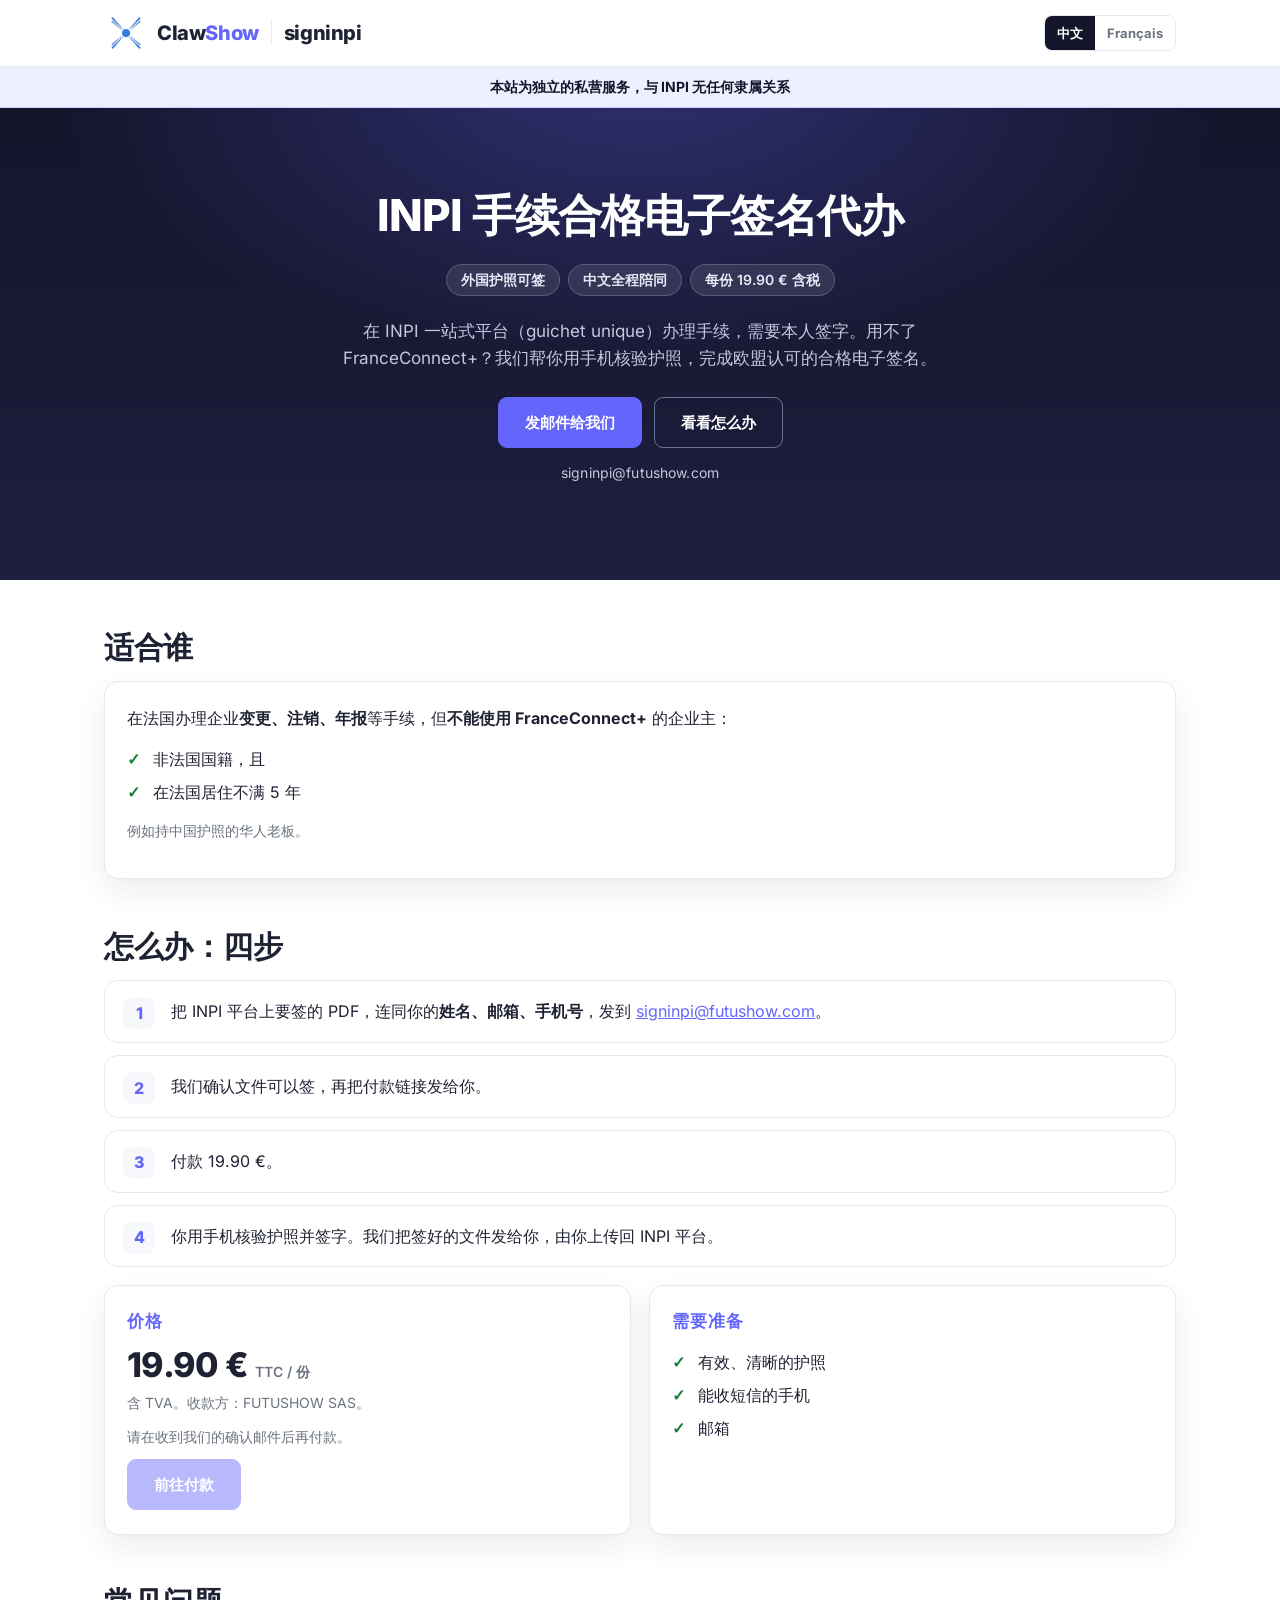
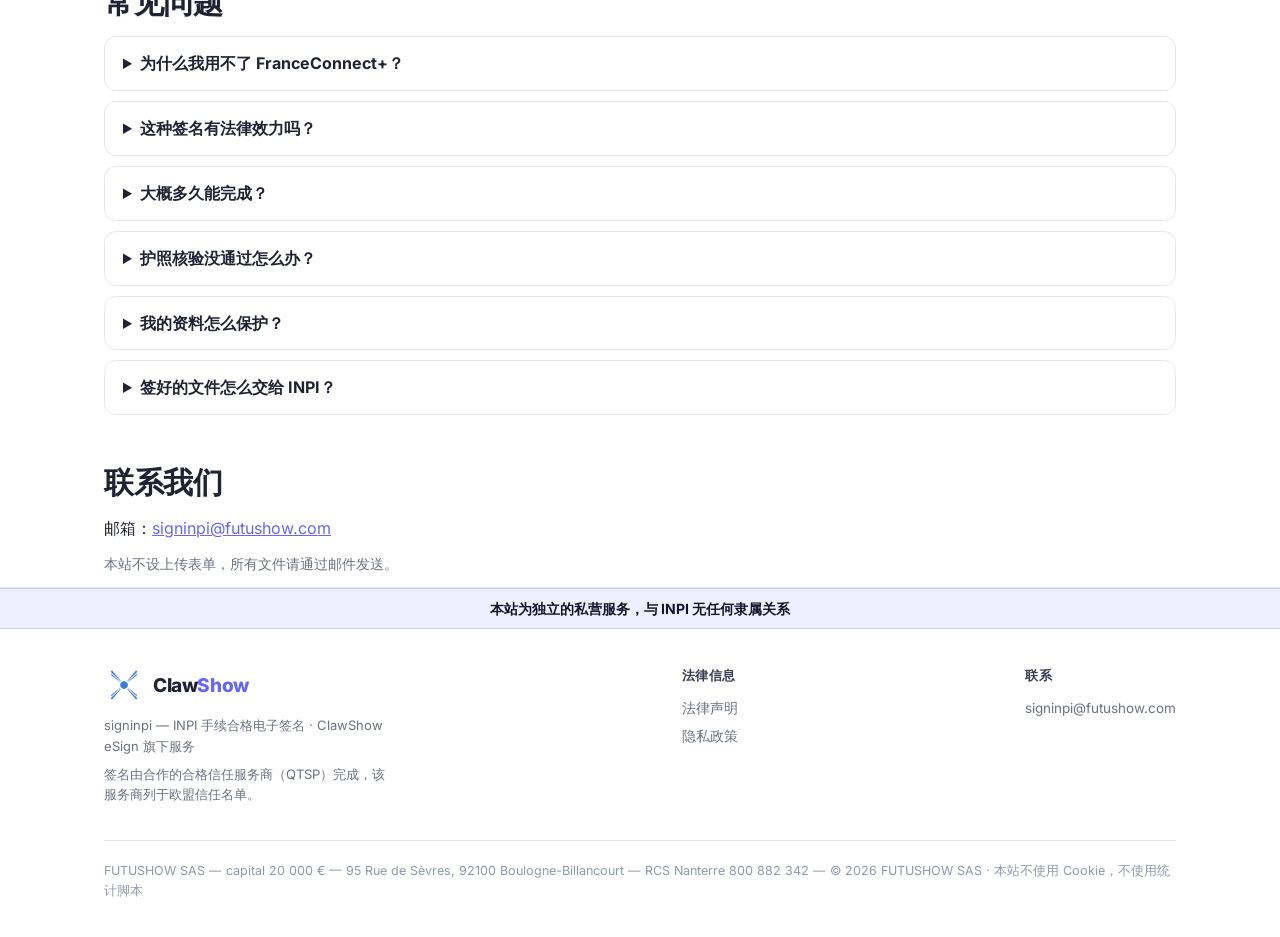
<file: index.html>
<!doctype html>
<html lang="zh-Hans">
<head>
<meta charset="utf-8">
<meta name="viewport" content="width=device-width, initial-scale=1">
<meta name="robots" content="noindex">
<title>signinpi · INPI 手续电子签名代办 | FUTUSHOW</title>
<meta name="description" content="持外国护照也能完成 INPI 一站式平台手续所需的合格电子签名，全程中文服务。独立私营服务，与 INPI 无任何隶属关系。">
<link rel="alternate" hreflang="fr" href="fr/">
<link rel="stylesheet" href="assets/style.css?v=20261106-4">
<link rel="apple-touch-icon" sizes="180x180" href="assets/icons/apple-touch-icon.png?v=20261106-4">
<link rel="icon" type="image/png" sizes="32x32" href="assets/icons/favicon-32x32.png?v=20261106-4">
<link rel="icon" type="image/png" sizes="16x16" href="assets/icons/favicon-16x16.png?v=20261106-4">
<link rel="shortcut icon" href="assets/icons/favicon.ico?v=20261106-4">
</head>
<body>
<header class="site-header">
  <div class="wrap">
    <div class="hbrand"><a class="cs-logo" href="https://clawshow.ai/fr" aria-label="ClawShow"><img src="assets/clawshow-logo.png?v=20261106-4" alt="" width="44" height="44">Claw<b>Show</b></a><span class="hsep" aria-hidden="true"></span><a class="brand" href="./"><span class="brand-name">signinpi</span></a></div>
    <span class="langsw"><span class="on" aria-current="page">中文</span><a class="lang-switch" href="fr/" hreflang="fr" lang="fr">Français</a></span>
  </div>
</header>
<div class="notice">本站为独立的私营服务，与 INPI 无任何隶属关系</div>

<section class="hero"><div class="wrap">
    <h1>INPI 手续合格电子签名代办</h1>
    <ul class="hero-tags"><li>外国护照可签</li><li>中文全程陪同</li><li>每份 19.90 € 含税</li></ul>
    <p class="lead">在 INPI 一站式平台（guichet unique）办理手续，需要本人签字。用不了 FranceConnect+？我们帮你用手机核验护照，完成欧盟认可的合格电子签名。</p>
    <div class="cta-row">
      <a class="btn" href="mailto:signinpi@futushow.com?subject=INPI%20%E7%AD%BE%E5%90%8D%E7%94%B3%E8%AF%B7" data-contact aria-expanded="false" aria-controls="contact-panel">发邮件给我们</a>
      <a class="btn ghost" href="#steps">看看怎么办</a>
    </div>
    <p class="hero-mail">signinpi@futushow.com</p>
    <div class="contact-panel" id="contact-panel" hidden>
      <p class="cp-mail" data-mail>signinpi@futushow.com</p>
      <button type="button" class="btn cp-copy" data-copy data-done="已复制 ✓" data-fallback="请按 Ctrl+C 复制">复制</button>
      <p class="cp-status" data-status aria-live="polite"></p>
      <p class="cp-hint">请附上 INPI 平台上要签的 PDF，以及姓名、邮箱、手机号</p>
    </div>
  </div></section>

<main class="wrap">
  <h2>适合谁</h2>
  <div class="card">
    <p>在法国办理企业<strong>变更、注销、年报</strong>等手续，但<strong>不能使用 FranceConnect+</strong> 的企业主：</p>
    <ul class="checklist">
      <li>非法国国籍，且</li>
      <li>在法国居住不满 5 年</li>
    </ul>
    <p class="muted">例如持中国护照的华人老板。</p>
  </div>

  <h2 id="steps">怎么办：四步</h2>
  <ol class="steps">
    <li>把 INPI 平台上要签的 PDF，连同你的<strong>姓名、邮箱、手机号</strong>，发到 <a href="mailto:signinpi@futushow.com">signinpi@futushow.com</a>。</li>
    <li>我们确认文件可以签，再把付款链接发给你。</li>
    <li>付款 19.90 €。</li>
    <li>你用手机核验护照并签字。我们把签好的文件发给你，由你上传回 INPI 平台。</li>
  </ol>

  <div class="grid two">
    <section class="card">
      <h2 style="margin-top:0">价格</h2>
      <p class="price">19.90 € <small>TTC / 份</small></p>
      <p class="muted">含 TVA。收款方：FUTUSHOW SAS。</p>
      <p class="muted">请在收到我们的确认邮件后再付款。</p>
      <a class="btn" data-pay href="#">前往付款</a>
    </section>
    <section class="card">
      <h2 style="margin-top:0">需要准备</h2>
      <ul class="checklist">
        <li>有效、清晰的护照</li>
        <li>能收短信的手机</li>
        <li>邮箱</li>
      </ul>
    </section>
  </div>

  <h2>常见问题</h2>
  <details>
    <summary>为什么我用不了 FranceConnect+？</summary>
    <p>FranceConnect+ 依赖法国的数字身份服务，开通条件与法国身份证件或在法居留年限挂钩。非法国国籍、且在法居住不满 5 年的人，通常无法开通，也就无法在 INPI 平台上直接签字。</p>
    <p>INPI 一站式平台要求基于合格证书的电子签名，合格签名（QES）符合这一要求。</p>
  </details>
  <details>
    <summary>这种签名有法律效力吗？</summary>
    <p>有。签名由欧盟 eIDAS 认证的合格签名服务商完成，属于欧盟 eIDAS 条例（第 910/2014 号）定义的「合格电子签名」，其法律效力等同于手写签名，在欧盟各成员国均获承认。</p>
  </details>
  <details>
    <summary>大概多久能完成？</summary>
    <p>通常在付款后 1 个工作日内发出签名邀请；你完成核验并签字后，当天即可收到签好的文件。</p>
  </details>
  <details>
    <summary>护照核验没通过怎么办？</summary>
    <p>常见原因是照片反光、模糊或护照已过期。我们会用中文告诉你问题出在哪，帮你重新核验。护照核验未通过、无法完成签名的，全额退款。</p>
  </details>
  <details>
    <summary>我的资料怎么保护？</summary>
    <p>你的文件和联系方式只用于这一次签名服务。护照核验数据由签名服务商直接处理。保存期限和你的权利详见<a href="confidentialite.html">隐私政策</a>。</p>
  </details>
  <details>
    <summary>签好的文件怎么交给 INPI？</summary>
    <p>我们把签好的 PDF 用邮件发给你，由你本人上传回 INPI 一站式平台。我们不代你登录或操作 INPI 账户。</p>
  </details>

  <h2>联系我们</h2>
  <p>邮箱：<a href="mailto:signinpi@futushow.com">signinpi@futushow.com</a></p>
  <p class="muted">本站不设上传表单，所有文件请通过邮件发送。</p>
</main>

<footer class="site-footer">
  <div class="notice">本站为独立的私营服务，与 INPI 无任何隶属关系</div>
  <div class="wrap foot">
    <div class="foot-brand">
      <a class="cs-logo" href="https://clawshow.ai/fr" aria-label="ClawShow"><img src="assets/clawshow-logo.png?v=20261106-4" alt="" width="40" height="40">Claw<b>Show</b></a>
      <p class="foot-desc">signinpi — INPI 手续合格电子签名 · ClawShow eSign 旗下服务</p>
      <p class="foot-qtsp">签名由合作的合格信任服务商（QTSP）完成，该服务商列于欧盟信任名单。</p>
    </div>
    <nav aria-label="法律信息">
      <h5>法律信息</h5>
      <a href="mentions-legales.html">法律声明</a>
      <a href="confidentialite.html">隐私政策</a>
    </nav>
    <div class="foot-col">
      <h5>联系</h5>
      <a href="mailto:signinpi@futushow.com">signinpi@futushow.com</a>
    </div>
    <p class="legal-note">FUTUSHOW SAS — capital 20 000 € — 95 Rue de Sèvres, 92100 Boulogne-Billancourt — RCS Nanterre 800 882 342 — © 2026 FUTUSHOW SAS · 本站不使用 Cookie，不使用统计脚本</p>
  </div>
</footer>
<script src="assets/site.js?v=20261106-4"></script>
</body>
</html>
</file>
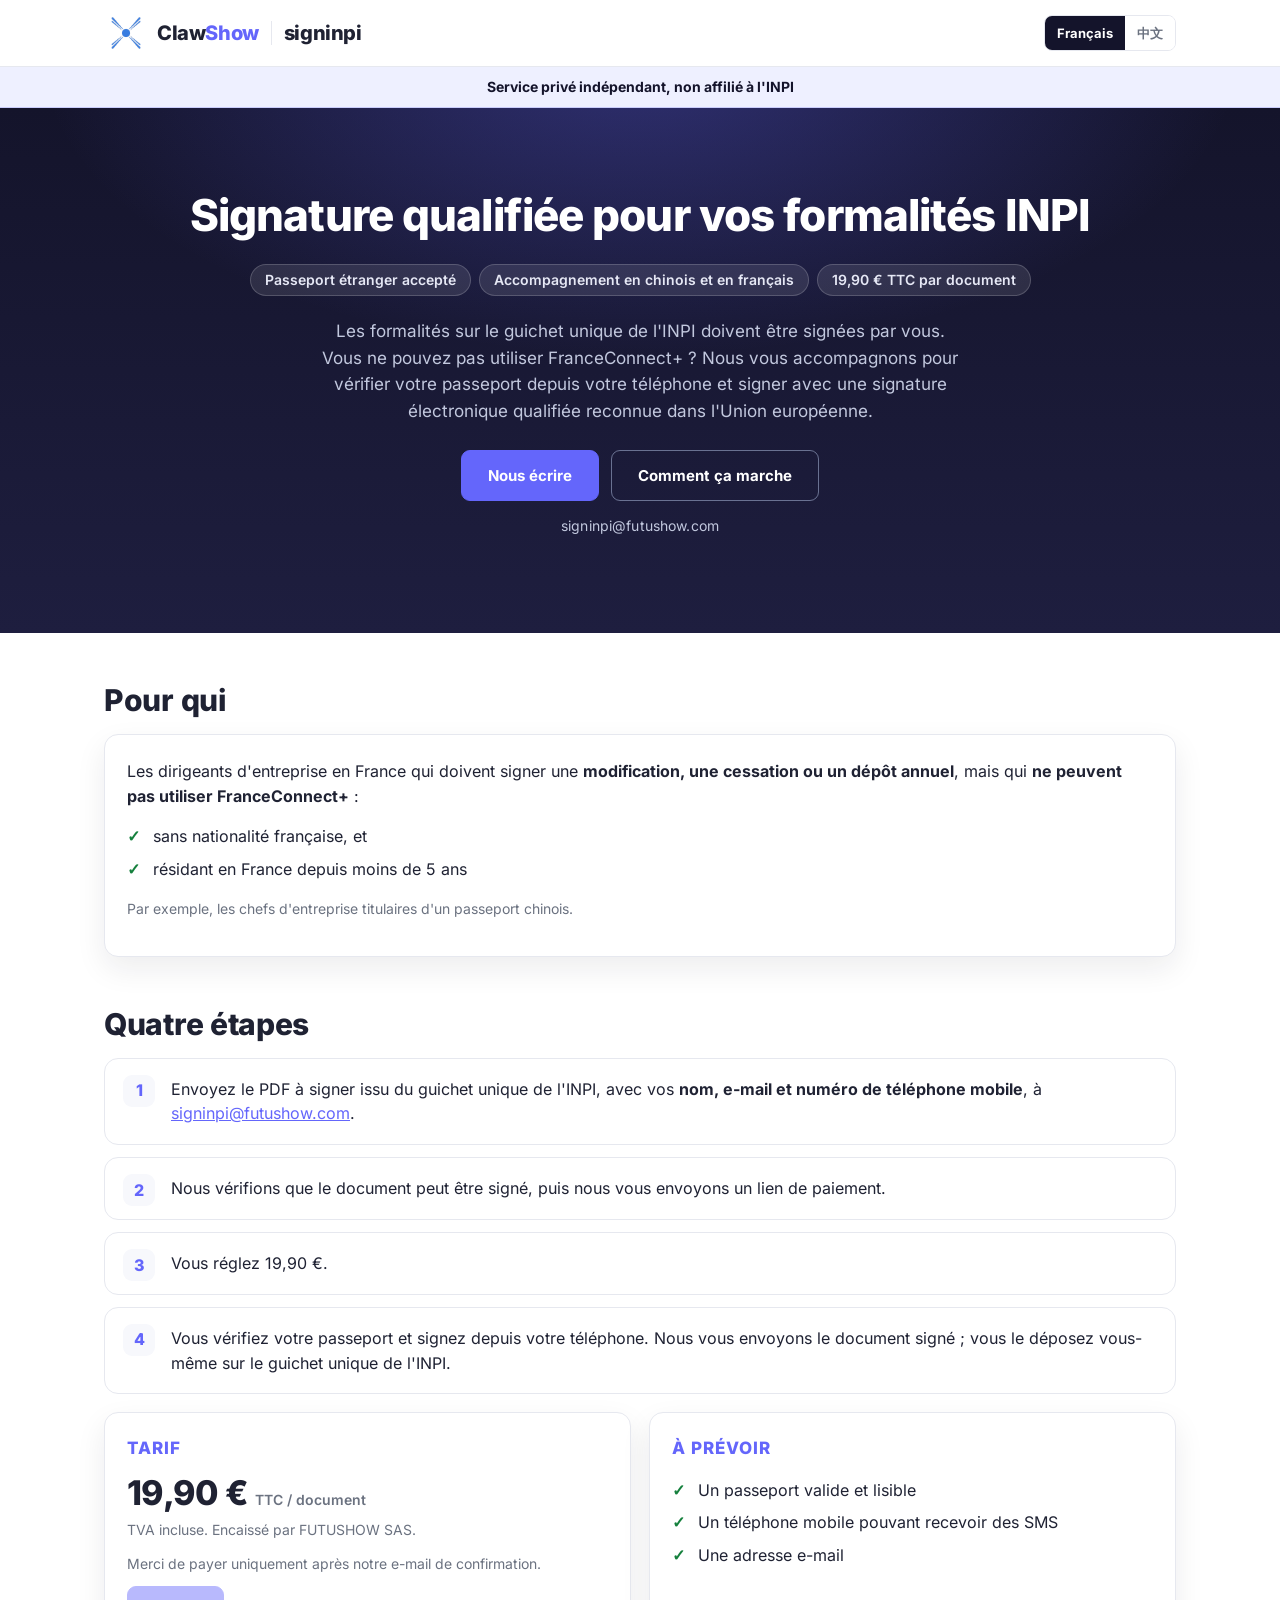
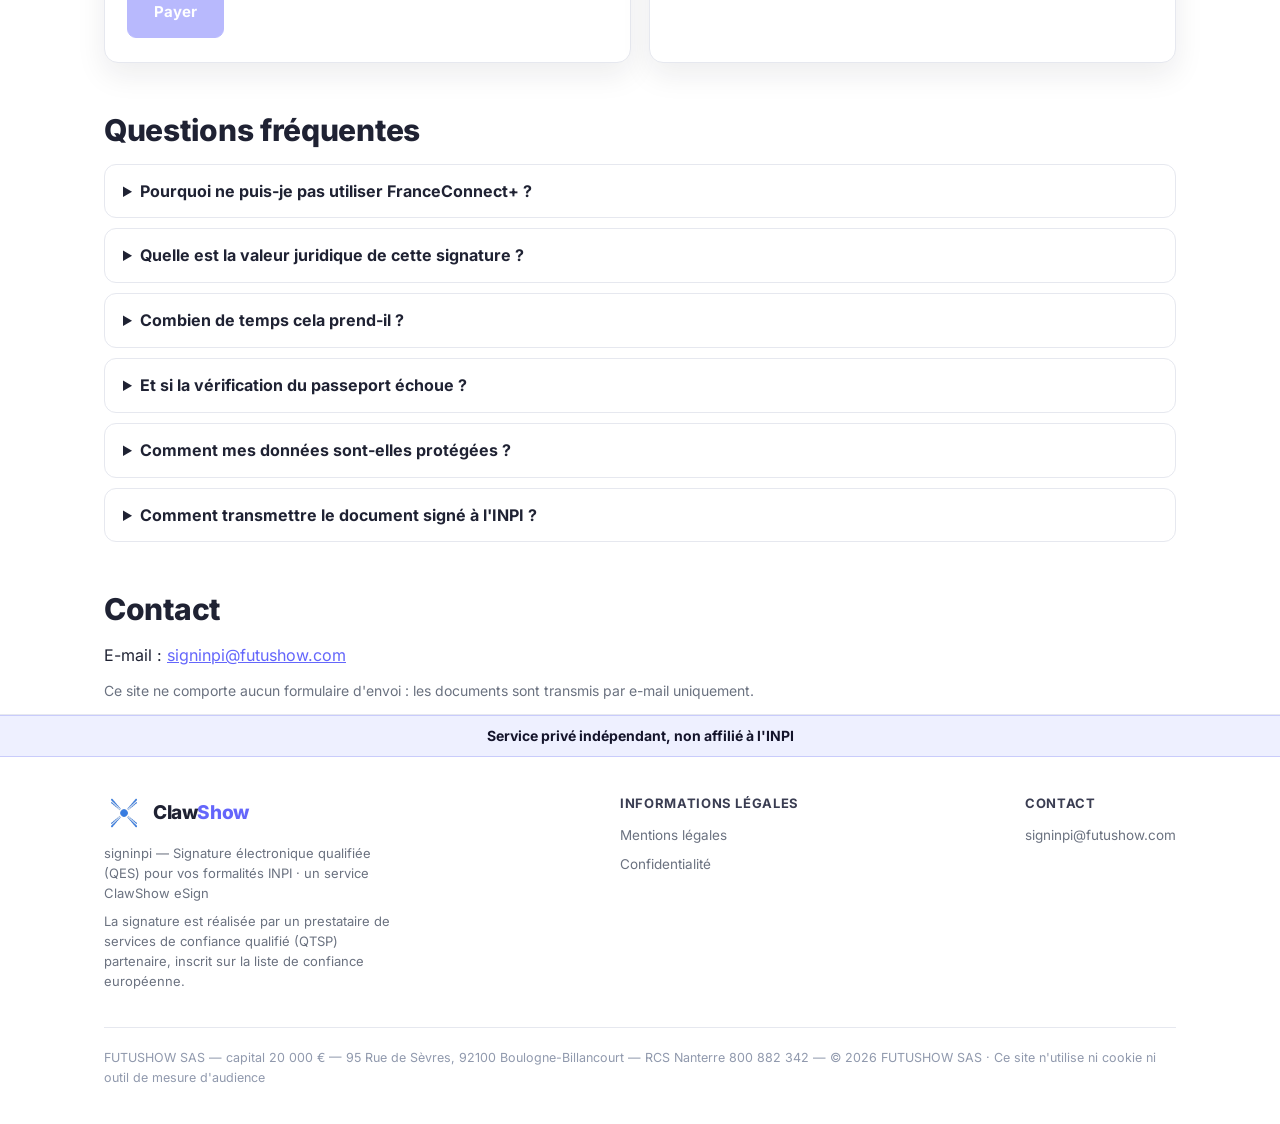
<file: fr/index.html>
<!doctype html>
<html lang="fr">
<head>
<meta charset="utf-8">
<meta name="viewport" content="width=device-width, initial-scale=1">
<meta name="robots" content="noindex">
<title>signinpi · Signature électronique pour vos formalités INPI | FUTUSHOW</title>
<meta name="description" content="Signature électronique qualifiée pour vos formalités sur le guichet unique INPI, même avec un passeport étranger, accompagnement en chinois. Service privé indépendant, non affilié à l'INPI.">
<link rel="alternate" hreflang="zh-Hans" href="../">
<link rel="stylesheet" href="../assets/style.css?v=20261106-4">
<link rel="apple-touch-icon" sizes="180x180" href="../assets/icons/apple-touch-icon.png?v=20261106-4">
<link rel="icon" type="image/png" sizes="32x32" href="../assets/icons/favicon-32x32.png?v=20261106-4">
<link rel="icon" type="image/png" sizes="16x16" href="../assets/icons/favicon-16x16.png?v=20261106-4">
<link rel="shortcut icon" href="../assets/icons/favicon.ico?v=20261106-4">
</head>
<body>
<header class="site-header">
  <div class="wrap">
    <div class="hbrand"><a class="cs-logo" href="https://clawshow.ai/fr" aria-label="ClawShow"><img src="../assets/clawshow-logo.png?v=20261106-4" alt="" width="44" height="44">Claw<b>Show</b></a><span class="hsep" aria-hidden="true"></span><a class="brand" href="./"><span class="brand-name">signinpi</span></a></div>
    <span class="langsw"><span class="on" aria-current="page">Français</span><a class="lang-switch" href="../" hreflang="zh-Hans" lang="zh-Hans">中文</a></span>
  </div>
</header>
<div class="notice">Service privé indépendant, non affilié à l'INPI</div>

<section class="hero"><div class="wrap">
    <h1>Signature qualifiée pour vos formalités INPI</h1>
    <ul class="hero-tags"><li>Passeport étranger accepté</li><li>Accompagnement en chinois et en français</li><li>19,90 € TTC par document</li></ul>
    <p class="lead">Les formalités sur le guichet unique de l'INPI doivent être signées par vous. Vous ne pouvez pas utiliser FranceConnect+ ? Nous vous accompagnons pour vérifier votre passeport depuis votre téléphone et signer avec une signature électronique qualifiée reconnue dans l'Union européenne.</p>
    <div class="cta-row">
      <a class="btn" href="mailto:signinpi@futushow.com?subject=Demande%20de%20signature%20INPI" data-contact aria-expanded="false" aria-controls="contact-panel">Nous écrire</a>
      <a class="btn ghost" href="#etapes">Comment ça marche</a>
    </div>
    <p class="hero-mail">signinpi@futushow.com</p>
    <div class="contact-panel" id="contact-panel" hidden>
      <p class="cp-mail" data-mail>signinpi@futushow.com</p>
      <button type="button" class="btn cp-copy" data-copy data-done="Copié ✓" data-fallback="Appuyez sur Ctrl+C">Copier</button>
      <p class="cp-status" data-status aria-live="polite"></p>
      <p class="cp-hint">Joignez le PDF à signer depuis le guichet unique, avec vos nom, e-mail et téléphone</p>
    </div>
  </div></section>

<main class="wrap">
  <h2>Pour qui</h2>
  <div class="card">
    <p>Les dirigeants d'entreprise en France qui doivent signer une <strong>modification, une cessation ou un dépôt annuel</strong>, mais qui <strong>ne peuvent pas utiliser FranceConnect+</strong> :</p>
    <ul class="checklist">
      <li>sans nationalité française, et</li>
      <li>résidant en France depuis moins de 5 ans</li>
    </ul>
    <p class="muted">Par exemple, les chefs d'entreprise titulaires d'un passeport chinois.</p>
  </div>

  <h2 id="etapes">Quatre étapes</h2>
  <ol class="steps">
    <li>Envoyez le PDF à signer issu du guichet unique de l'INPI, avec vos <strong>nom, e-mail et numéro de téléphone mobile</strong>, à <a href="mailto:signinpi@futushow.com">signinpi@futushow.com</a>.</li>
    <li>Nous vérifions que le document peut être signé, puis nous vous envoyons un lien de paiement.</li>
    <li>Vous réglez 19,90 €.</li>
    <li>Vous vérifiez votre passeport et signez depuis votre téléphone. Nous vous envoyons le document signé ; vous le déposez vous-même sur le guichet unique de l'INPI.</li>
  </ol>

  <div class="grid two">
    <section class="card">
      <h2 style="margin-top:0">Tarif</h2>
      <p class="price">19,90 € <small>TTC / document</small></p>
      <p class="muted">TVA incluse. Encaissé par FUTUSHOW SAS.</p>
      <p class="muted">Merci de payer uniquement après notre e-mail de confirmation.</p>
      <a class="btn" data-pay href="#">Payer</a>
    </section>
    <section class="card">
      <h2 style="margin-top:0">À prévoir</h2>
      <ul class="checklist">
        <li>Un passeport valide et lisible</li>
        <li>Un téléphone mobile pouvant recevoir des SMS</li>
        <li>Une adresse e-mail</li>
      </ul>
    </section>
  </div>

  <h2>Questions fréquentes</h2>
  <details>
    <summary>Pourquoi ne puis-je pas utiliser FranceConnect+ ?</summary>
    <p>FranceConnect+ repose sur des identités numériques françaises dont l'ouverture dépend d'un titre d'identité français ou d'une durée de résidence en France. Les personnes sans nationalité française résidant en France depuis moins de 5 ans ne peuvent généralement pas en ouvrir une, et donc pas signer directement sur le guichet unique.</p>
    <p>Le guichet unique de l'INPI exige une signature électronique reposant sur un certificat qualifié ; la signature qualifiée (QES) répond à cette exigence.</p>
  </details>
  <details>
    <summary>Quelle est la valeur juridique de cette signature ?</summary>
    <p>La signature est réalisée par un prestataire de signature qualifié certifié eIDAS dans l'Union européenne. Il s'agit d'une « signature électronique qualifiée » au sens du règlement européen eIDAS (n° 910/2014), dont l'effet juridique est équivalent à celui d'une signature manuscrite et reconnu dans tous les États membres.</p>
  </details>
  <details>
    <summary>Combien de temps cela prend-il ?</summary>
    <p>L'invitation à signer est généralement envoyée dans un délai d'un jour ouvré après le paiement ; une fois la vérification et la signature effectuées, vous recevez le document signé le jour même.</p>
  </details>
  <details>
    <summary>Et si la vérification du passeport échoue ?</summary>
    <p>Les causes habituelles sont un reflet, une photo floue ou un passeport expiré. Nous vous expliquons le problème en chinois et vous aidons à recommencer. Si la vérification du passeport échoue et que la signature ne peut pas être réalisée, vous êtes intégralement remboursé.</p>
  </details>
  <details>
    <summary>Comment mes données sont-elles protégées ?</summary>
    <p>Votre document et vos coordonnées servent uniquement à cette signature. Les données de vérification d'identité sont traitées directement par le prestataire de signature. Durées de conservation et droits : voir la <a href="confidentialite.html">politique de confidentialité</a>.</p>
  </details>
  <details>
    <summary>Comment transmettre le document signé à l'INPI ?</summary>
    <p>Nous vous envoyons le PDF signé par e-mail ; vous le déposez vous-même sur le guichet unique de l'INPI. Nous ne nous connectons jamais à votre compte INPI.</p>
  </details>

  <h2>Contact</h2>
  <p>E-mail : <a href="mailto:signinpi@futushow.com">signinpi@futushow.com</a></p>
  <p class="muted">Ce site ne comporte aucun formulaire d'envoi : les documents sont transmis par e-mail uniquement.</p>
</main>

<footer class="site-footer">
  <div class="notice">Service privé indépendant, non affilié à l'INPI</div>
  <div class="wrap foot">
    <div class="foot-brand">
      <a class="cs-logo" href="https://clawshow.ai/fr" aria-label="ClawShow"><img src="../assets/clawshow-logo.png?v=20261106-4" alt="" width="40" height="40">Claw<b>Show</b></a>
      <p class="foot-desc">signinpi — Signature électronique qualifiée (QES) pour vos formalités INPI · un service ClawShow eSign</p>
      <p class="foot-qtsp">La signature est réalisée par un prestataire de services de confiance qualifié (QTSP) partenaire, inscrit sur la liste de confiance européenne.</p>
    </div>
    <nav aria-label="Informations légales">
      <h5>Informations légales</h5>
      <a href="mentions-legales.html">Mentions légales</a>
      <a href="confidentialite.html">Confidentialité</a>
    </nav>
    <div class="foot-col">
      <h5>Contact</h5>
      <a href="mailto:signinpi@futushow.com">signinpi@futushow.com</a>
    </div>
    <p class="legal-note">FUTUSHOW SAS — capital 20 000 € — 95 Rue de Sèvres, 92100 Boulogne-Billancourt — RCS Nanterre 800 882 342 — © 2026 FUTUSHOW SAS · Ce site n'utilise ni cookie ni outil de mesure d'audience</p>
  </div>
</footer>
<script src="../assets/site.js?v=20261106-4"></script>
</body>
</html>
</file>
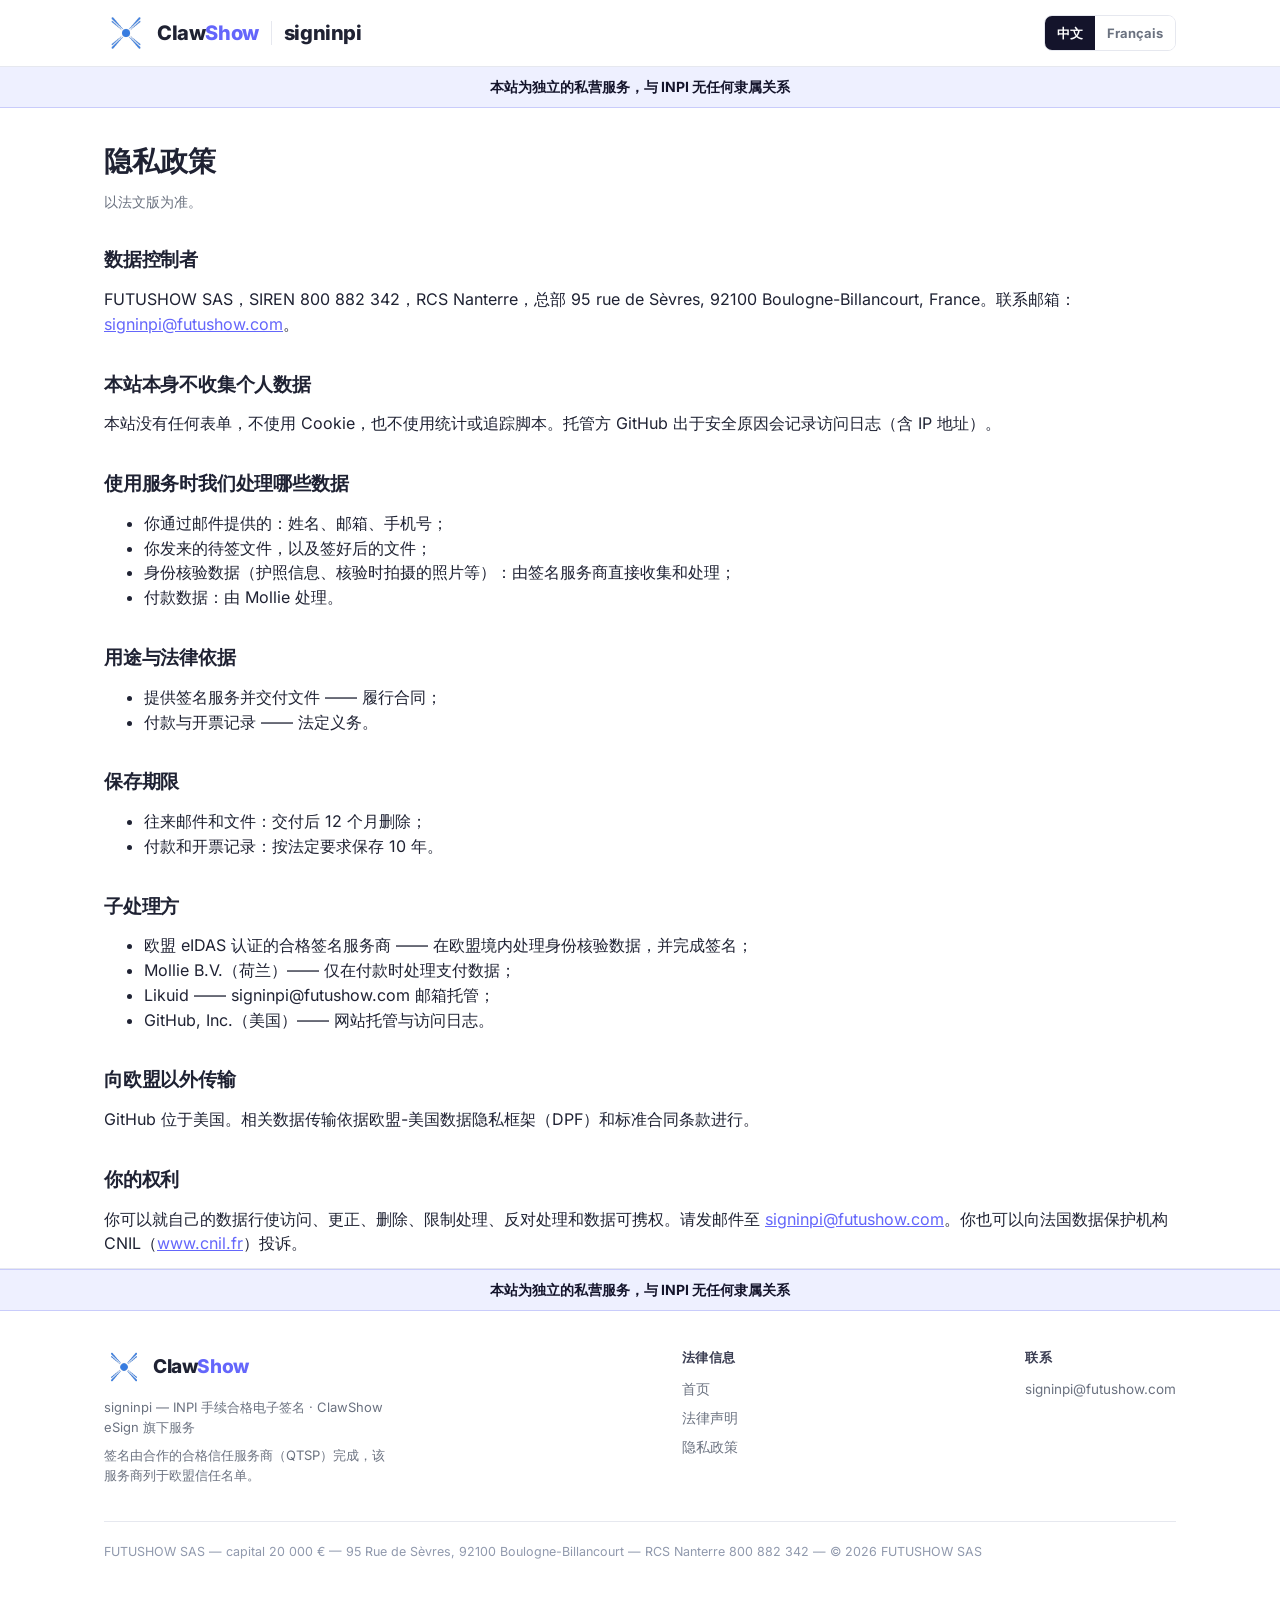
<file: confidentialite.html>
<!doctype html>
<html lang="zh-Hans">
<head>
<meta charset="utf-8">
<meta name="viewport" content="width=device-width, initial-scale=1">
<meta name="robots" content="noindex">
<title>隐私政策 · signinpi | FUTUSHOW</title>
<link rel="stylesheet" href="assets/style.css?v=20261106-4">
<link rel="apple-touch-icon" sizes="180x180" href="assets/icons/apple-touch-icon.png?v=20261106-4">
<link rel="icon" type="image/png" sizes="32x32" href="assets/icons/favicon-32x32.png?v=20261106-4">
<link rel="icon" type="image/png" sizes="16x16" href="assets/icons/favicon-16x16.png?v=20261106-4">
<link rel="shortcut icon" href="assets/icons/favicon.ico?v=20261106-4">
</head>
<body>
<header class="site-header">
  <div class="wrap">
    <div class="hbrand"><a class="cs-logo" href="https://clawshow.ai/fr" aria-label="ClawShow"><img src="assets/clawshow-logo.png?v=20261106-4" alt="" width="44" height="44">Claw<b>Show</b></a><span class="hsep" aria-hidden="true"></span><a class="brand" href="./"><span class="brand-name">signinpi</span></a></div>
    <span class="langsw"><span class="on" aria-current="page">中文</span><a class="lang-switch" href="fr/confidentialite.html" hreflang="fr" lang="fr">Français</a></span>
  </div>
</header>
<div class="notice">本站为独立的私营服务，与 INPI 无任何隶属关系</div>

<main class="wrap legal">
  <h1>隐私政策</h1>
  <p class="muted">以法文版为准。</p>

  <h2>数据控制者</h2>
  <p>FUTUSHOW SAS，SIREN 800 882 342，RCS Nanterre，总部 95 rue de Sèvres, 92100 Boulogne-Billancourt, France。联系邮箱：<a href="mailto:signinpi@futushow.com">signinpi@futushow.com</a>。</p>

  <h2>本站本身不收集个人数据</h2>
  <p>本站没有任何表单，不使用 Cookie，也不使用统计或追踪脚本。托管方 GitHub 出于安全原因会记录访问日志（含 IP 地址）。</p>

  <h2>使用服务时我们处理哪些数据</h2>
  <ul>
    <li>你通过邮件提供的：姓名、邮箱、手机号；</li>
    <li>你发来的待签文件，以及签好后的文件；</li>
    <li>身份核验数据（护照信息、核验时拍摄的照片等）：由签名服务商直接收集和处理；</li>
    <li>付款数据：由 Mollie 处理。</li>
  </ul>

  <h2>用途与法律依据</h2>
  <ul>
    <li>提供签名服务并交付文件 —— 履行合同；</li>
    <li>付款与开票记录 —— 法定义务。</li>
  </ul>

  <h2>保存期限</h2>
  <ul>
    <li>往来邮件和文件：交付后 12 个月删除；</li>
    <li>付款和开票记录：按法定要求保存 10 年。</li>
  </ul>

  <h2>子处理方</h2>
  <ul>
    <li>欧盟 eIDAS 认证的合格签名服务商 —— 在欧盟境内处理身份核验数据，并完成签名；</li>
    <li>Mollie B.V.（荷兰）—— 仅在付款时处理支付数据；</li>
    <li>Likuid —— signinpi@futushow.com 邮箱托管；</li>
    <li>GitHub, Inc.（美国）—— 网站托管与访问日志。</li>
  </ul>

  <h2>向欧盟以外传输</h2>
  <p>GitHub 位于美国。相关数据传输依据欧盟-美国数据隐私框架（DPF）和标准合同条款进行。</p>

  <h2>你的权利</h2>
  <p>你可以就自己的数据行使访问、更正、删除、限制处理、反对处理和数据可携权。请发邮件至 <a href="mailto:signinpi@futushow.com">signinpi@futushow.com</a>。你也可以向法国数据保护机构 CNIL（<a href="https://www.cnil.fr" rel="noopener">www.cnil.fr</a>）投诉。</p>
</main>

<footer class="site-footer">
  <div class="notice">本站为独立的私营服务，与 INPI 无任何隶属关系</div>
  <div class="wrap foot">
    <div class="foot-brand">
      <a class="cs-logo" href="https://clawshow.ai/fr" aria-label="ClawShow"><img src="assets/clawshow-logo.png?v=20261106-4" alt="" width="40" height="40">Claw<b>Show</b></a>
      <p class="foot-desc">signinpi — INPI 手续合格电子签名 · ClawShow eSign 旗下服务</p>
      <p class="foot-qtsp">签名由合作的合格信任服务商（QTSP）完成，该服务商列于欧盟信任名单。</p>
    </div>
    <nav aria-label="法律信息">
      <h5>法律信息</h5>
      <a href="./">首页</a>
      <a href="mentions-legales.html">法律声明</a>
      <a href="confidentialite.html">隐私政策</a>
    </nav>
    <div class="foot-col">
      <h5>联系</h5>
      <a href="mailto:signinpi@futushow.com">signinpi@futushow.com</a>
    </div>
    <p class="legal-note">FUTUSHOW SAS — capital 20 000 € — 95 Rue de Sèvres, 92100 Boulogne-Billancourt — RCS Nanterre 800 882 342 — © 2026 FUTUSHOW SAS</p>
  </div>
</footer>
</body>
</html>
</file>
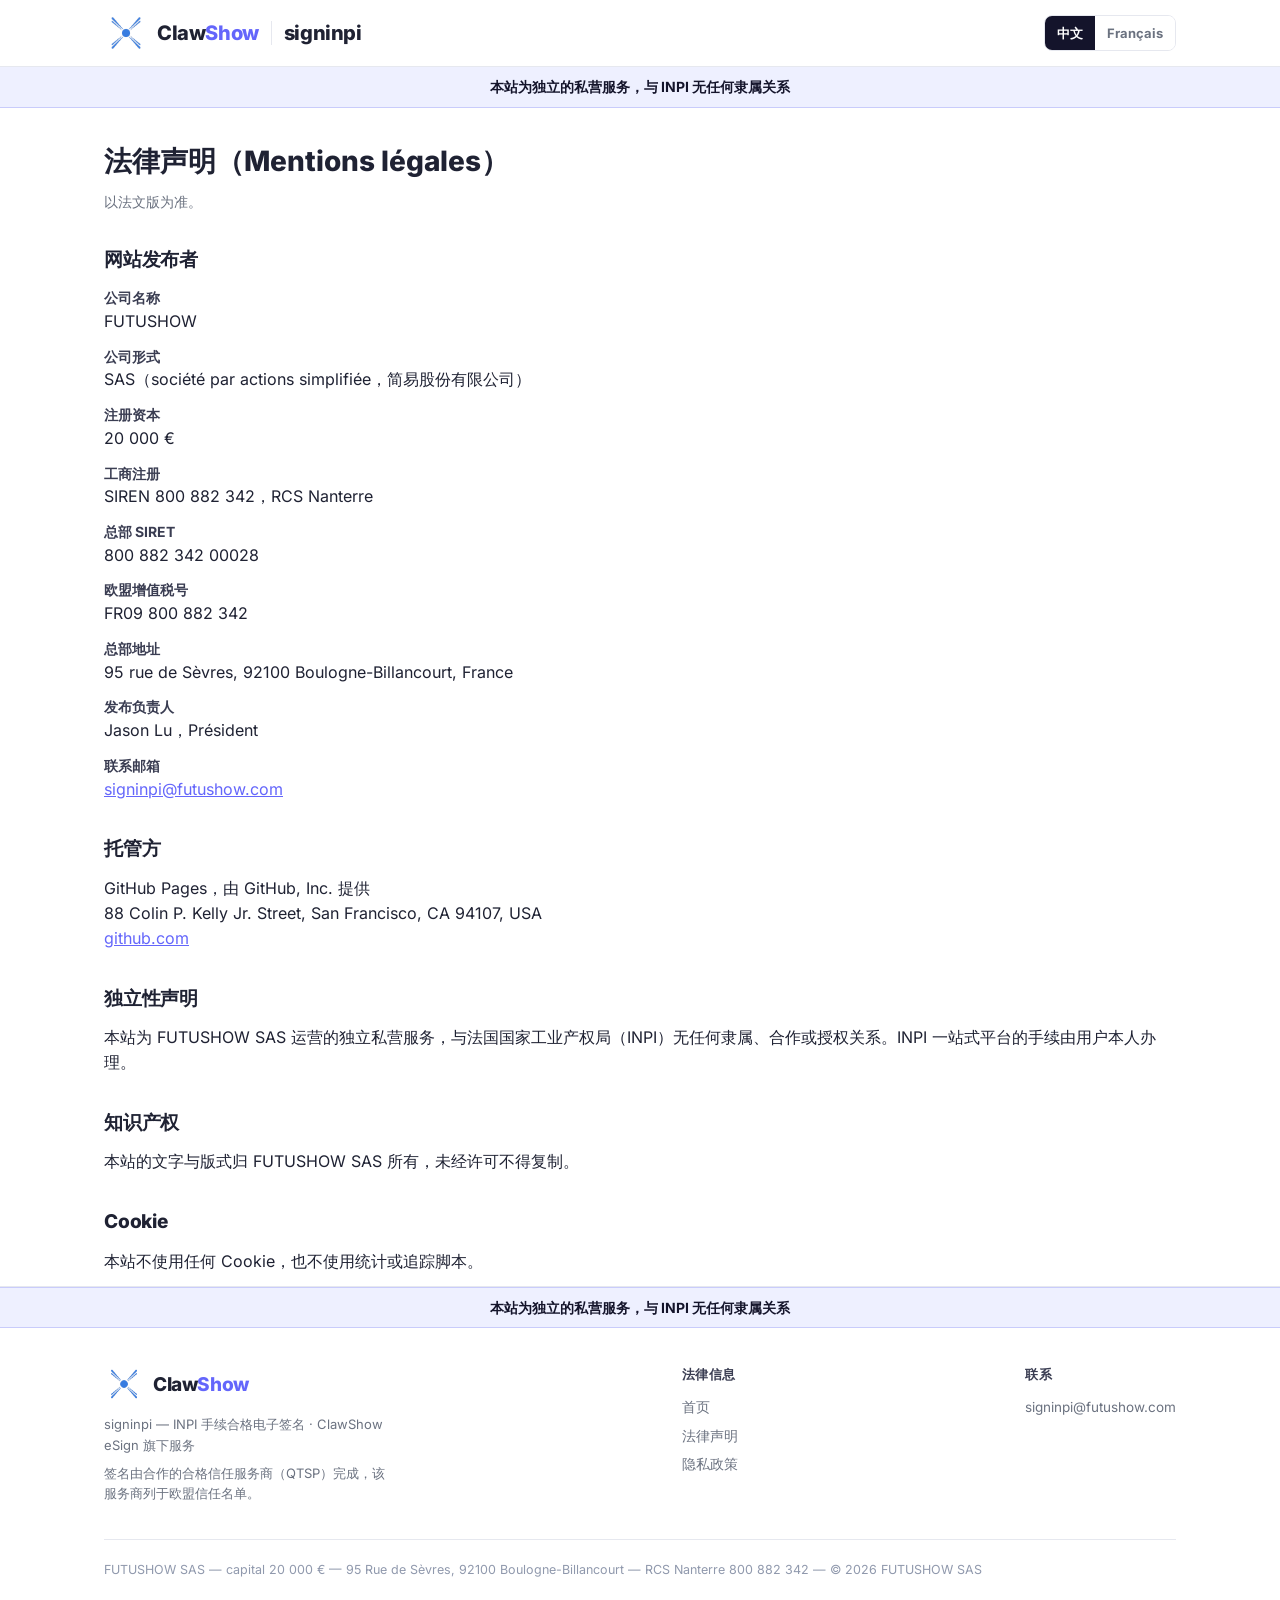
<file: mentions-legales.html>
<!doctype html>
<html lang="zh-Hans">
<head>
<meta charset="utf-8">
<meta name="viewport" content="width=device-width, initial-scale=1">
<meta name="robots" content="noindex">
<title>法律声明 · signinpi | FUTUSHOW</title>
<link rel="stylesheet" href="assets/style.css?v=20261106-4">
<link rel="apple-touch-icon" sizes="180x180" href="assets/icons/apple-touch-icon.png?v=20261106-4">
<link rel="icon" type="image/png" sizes="32x32" href="assets/icons/favicon-32x32.png?v=20261106-4">
<link rel="icon" type="image/png" sizes="16x16" href="assets/icons/favicon-16x16.png?v=20261106-4">
<link rel="shortcut icon" href="assets/icons/favicon.ico?v=20261106-4">
</head>
<body>
<header class="site-header">
  <div class="wrap">
    <div class="hbrand"><a class="cs-logo" href="https://clawshow.ai/fr" aria-label="ClawShow"><img src="assets/clawshow-logo.png?v=20261106-4" alt="" width="44" height="44">Claw<b>Show</b></a><span class="hsep" aria-hidden="true"></span><a class="brand" href="./"><span class="brand-name">signinpi</span></a></div>
    <span class="langsw"><span class="on" aria-current="page">中文</span><a class="lang-switch" href="fr/mentions-legales.html" hreflang="fr" lang="fr">Français</a></span>
  </div>
</header>
<div class="notice">本站为独立的私营服务，与 INPI 无任何隶属关系</div>

<main class="wrap legal">
  <h1>法律声明（Mentions légales）</h1>
  <p class="muted">以法文版为准。</p>

  <h2>网站发布者</h2>
  <dl>
    <dt>公司名称</dt><dd>FUTUSHOW</dd>
    <dt>公司形式</dt><dd>SAS（société par actions simplifiée，简易股份有限公司）</dd>
    <dt>注册资本</dt><dd>20 000 €</dd>
    <dt>工商注册</dt><dd>SIREN 800 882 342，RCS Nanterre</dd>
    <dt>总部 SIRET</dt><dd>800 882 342 00028</dd>
    <dt>欧盟增值税号</dt><dd>FR09 800 882 342</dd>
    <dt>总部地址</dt><dd>95 rue de Sèvres, 92100 Boulogne-Billancourt, France</dd>
    <dt>发布负责人</dt><dd>Jason Lu，Président</dd>
    <dt>联系邮箱</dt><dd><a href="mailto:signinpi@futushow.com">signinpi@futushow.com</a></dd>
  </dl>

  <h2>托管方</h2>
  <p>GitHub Pages，由 GitHub, Inc. 提供<br>88 Colin P. Kelly Jr. Street, San Francisco, CA 94107, USA<br><a href="https://github.com" rel="noopener">github.com</a></p>

  <h2>独立性声明</h2>
  <p>本站为 FUTUSHOW SAS 运营的独立私营服务，与法国国家工业产权局（INPI）无任何隶属、合作或授权关系。INPI 一站式平台的手续由用户本人办理。</p>

  <h2>知识产权</h2>
  <p>本站的文字与版式归 FUTUSHOW SAS 所有，未经许可不得复制。</p>

  <h2>Cookie</h2>
  <p>本站不使用任何 Cookie，也不使用统计或追踪脚本。</p>
</main>

<footer class="site-footer">
  <div class="notice">本站为独立的私营服务，与 INPI 无任何隶属关系</div>
  <div class="wrap foot">
    <div class="foot-brand">
      <a class="cs-logo" href="https://clawshow.ai/fr" aria-label="ClawShow"><img src="assets/clawshow-logo.png?v=20261106-4" alt="" width="40" height="40">Claw<b>Show</b></a>
      <p class="foot-desc">signinpi — INPI 手续合格电子签名 · ClawShow eSign 旗下服务</p>
      <p class="foot-qtsp">签名由合作的合格信任服务商（QTSP）完成，该服务商列于欧盟信任名单。</p>
    </div>
    <nav aria-label="法律信息">
      <h5>法律信息</h5>
      <a href="./">首页</a>
      <a href="mentions-legales.html">法律声明</a>
      <a href="confidentialite.html">隐私政策</a>
    </nav>
    <div class="foot-col">
      <h5>联系</h5>
      <a href="mailto:signinpi@futushow.com">signinpi@futushow.com</a>
    </div>
    <p class="legal-note">FUTUSHOW SAS — capital 20 000 € — 95 Rue de Sèvres, 92100 Boulogne-Billancourt — RCS Nanterre 800 882 342 — © 2026 FUTUSHOW SAS</p>
  </div>
</footer>
</body>
</html>
</file>
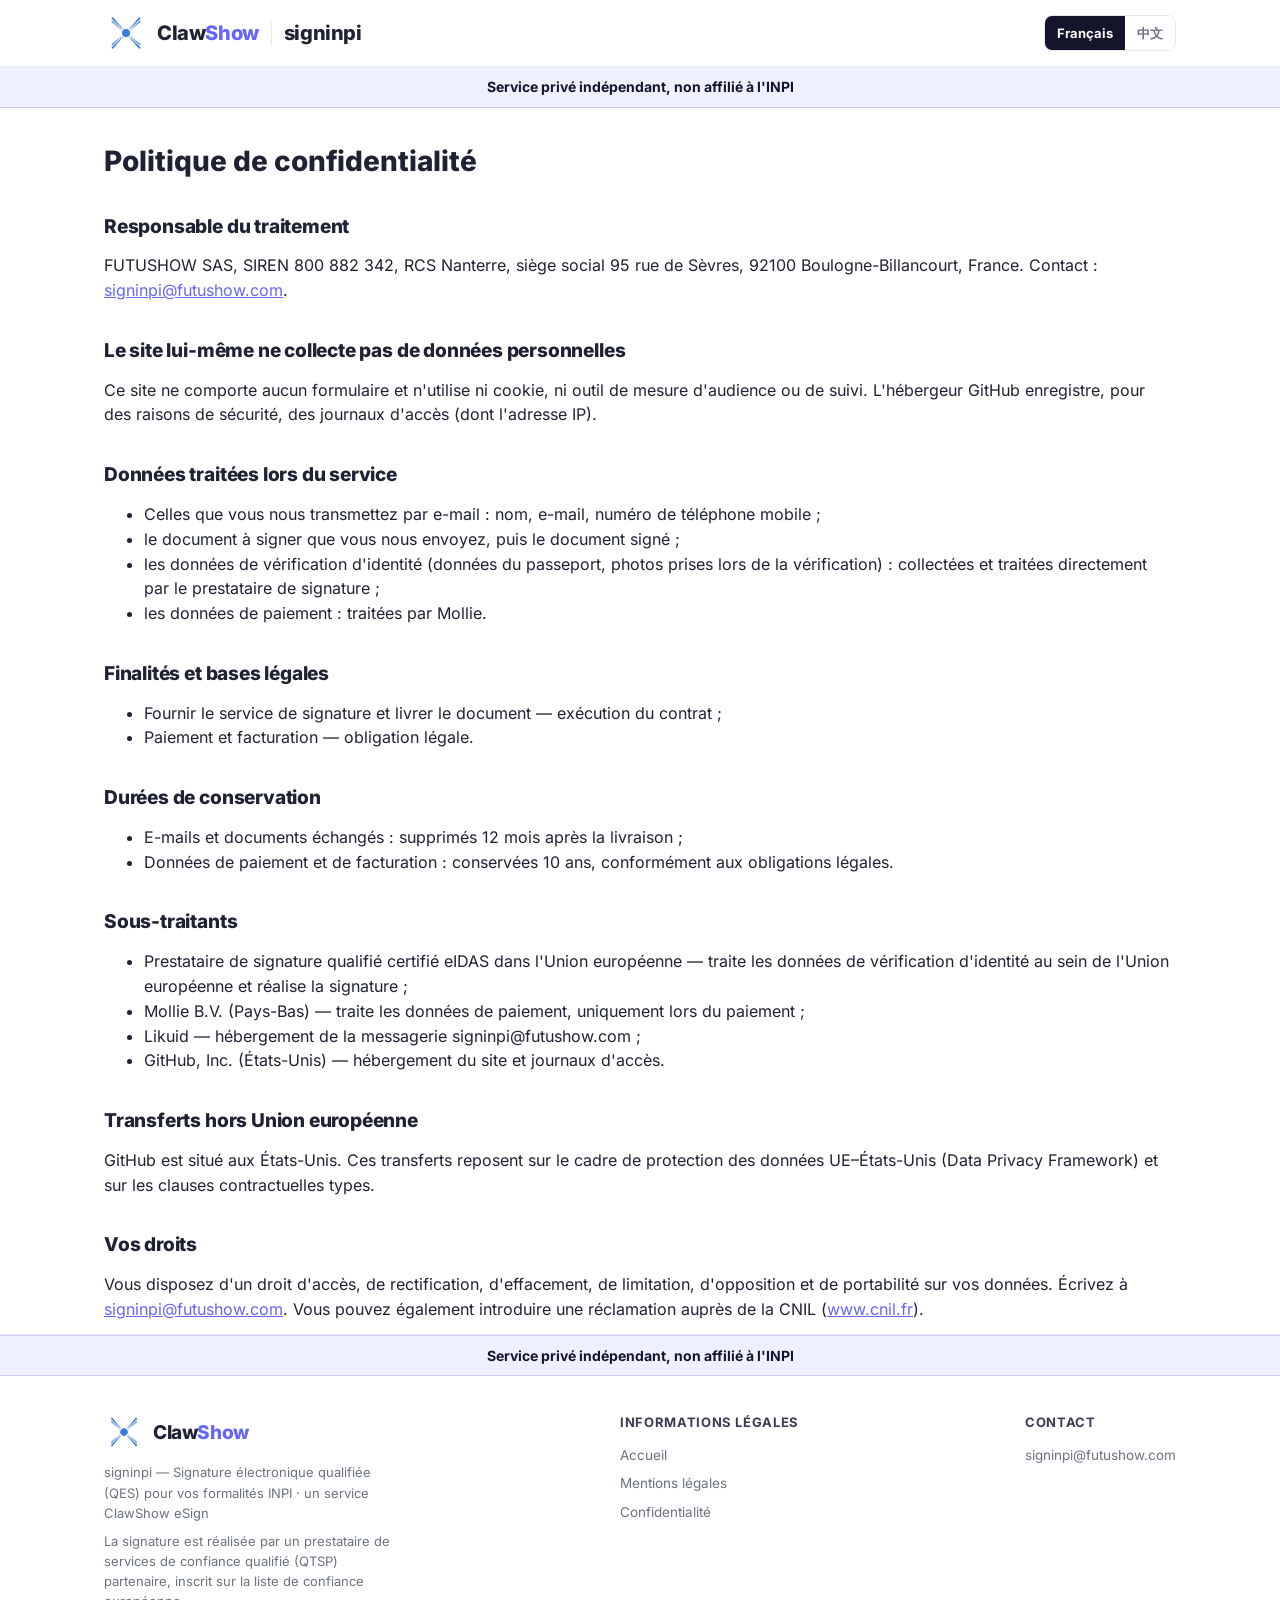
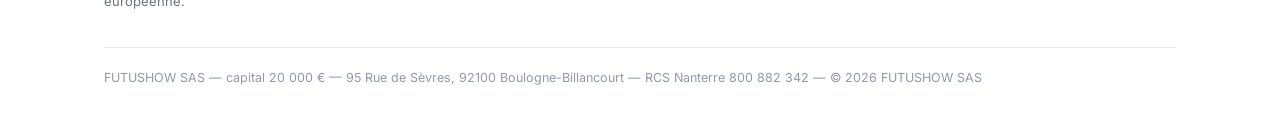
<file: fr/confidentialite.html>
<!doctype html>
<html lang="fr">
<head>
<meta charset="utf-8">
<meta name="viewport" content="width=device-width, initial-scale=1">
<meta name="robots" content="noindex">
<title>Confidentialité · signinpi | FUTUSHOW</title>
<link rel="stylesheet" href="../assets/style.css?v=20261106-4">
<link rel="apple-touch-icon" sizes="180x180" href="../assets/icons/apple-touch-icon.png?v=20261106-4">
<link rel="icon" type="image/png" sizes="32x32" href="../assets/icons/favicon-32x32.png?v=20261106-4">
<link rel="icon" type="image/png" sizes="16x16" href="../assets/icons/favicon-16x16.png?v=20261106-4">
<link rel="shortcut icon" href="../assets/icons/favicon.ico?v=20261106-4">
</head>
<body>
<header class="site-header">
  <div class="wrap">
    <div class="hbrand"><a class="cs-logo" href="https://clawshow.ai/fr" aria-label="ClawShow"><img src="../assets/clawshow-logo.png?v=20261106-4" alt="" width="44" height="44">Claw<b>Show</b></a><span class="hsep" aria-hidden="true"></span><a class="brand" href="./"><span class="brand-name">signinpi</span></a></div>
    <span class="langsw"><span class="on" aria-current="page">Français</span><a class="lang-switch" href="../confidentialite.html" hreflang="zh-Hans" lang="zh-Hans">中文</a></span>
  </div>
</header>
<div class="notice">Service privé indépendant, non affilié à l'INPI</div>

<main class="wrap legal">
  <h1>Politique de confidentialité</h1>

  <h2>Responsable du traitement</h2>
  <p>FUTUSHOW SAS, SIREN 800 882 342, RCS Nanterre, siège social 95 rue de Sèvres, 92100 Boulogne-Billancourt, France. Contact : <a href="mailto:signinpi@futushow.com">signinpi@futushow.com</a>.</p>

  <h2>Le site lui-même ne collecte pas de données personnelles</h2>
  <p>Ce site ne comporte aucun formulaire et n'utilise ni cookie, ni outil de mesure d'audience ou de suivi. L'hébergeur GitHub enregistre, pour des raisons de sécurité, des journaux d'accès (dont l'adresse IP).</p>

  <h2>Données traitées lors du service</h2>
  <ul>
    <li>Celles que vous nous transmettez par e-mail : nom, e-mail, numéro de téléphone mobile ;</li>
    <li>le document à signer que vous nous envoyez, puis le document signé ;</li>
    <li>les données de vérification d'identité (données du passeport, photos prises lors de la vérification) : collectées et traitées directement par le prestataire de signature ;</li>
    <li>les données de paiement : traitées par Mollie.</li>
  </ul>

  <h2>Finalités et bases légales</h2>
  <ul>
    <li>Fournir le service de signature et livrer le document — exécution du contrat ;</li>
    <li>Paiement et facturation — obligation légale.</li>
  </ul>

  <h2>Durées de conservation</h2>
  <ul>
    <li>E-mails et documents échangés : supprimés 12 mois après la livraison ;</li>
    <li>Données de paiement et de facturation : conservées 10 ans, conformément aux obligations légales.</li>
  </ul>

  <h2>Sous-traitants</h2>
  <ul>
    <li>Prestataire de signature qualifié certifié eIDAS dans l'Union européenne — traite les données de vérification d'identité au sein de l'Union européenne et réalise la signature ;</li>
    <li>Mollie B.V. (Pays-Bas) — traite les données de paiement, uniquement lors du paiement ;</li>
    <li>Likuid — hébergement de la messagerie signinpi@futushow.com ;</li>
    <li>GitHub, Inc. (États-Unis) — hébergement du site et journaux d'accès.</li>
  </ul>

  <h2>Transferts hors Union européenne</h2>
  <p>GitHub est situé aux États-Unis. Ces transferts reposent sur le cadre de protection des données UE–États-Unis (Data Privacy Framework) et sur les clauses contractuelles types.</p>

  <h2>Vos droits</h2>
  <p>Vous disposez d'un droit d'accès, de rectification, d'effacement, de limitation, d'opposition et de portabilité sur vos données. Écrivez à <a href="mailto:signinpi@futushow.com">signinpi@futushow.com</a>. Vous pouvez également introduire une réclamation auprès de la CNIL (<a href="https://www.cnil.fr" rel="noopener">www.cnil.fr</a>).</p>
</main>

<footer class="site-footer">
  <div class="notice">Service privé indépendant, non affilié à l'INPI</div>
  <div class="wrap foot">
    <div class="foot-brand">
      <a class="cs-logo" href="https://clawshow.ai/fr" aria-label="ClawShow"><img src="../assets/clawshow-logo.png?v=20261106-4" alt="" width="40" height="40">Claw<b>Show</b></a>
      <p class="foot-desc">signinpi — Signature électronique qualifiée (QES) pour vos formalités INPI · un service ClawShow eSign</p>
      <p class="foot-qtsp">La signature est réalisée par un prestataire de services de confiance qualifié (QTSP) partenaire, inscrit sur la liste de confiance européenne.</p>
    </div>
    <nav aria-label="Informations légales">
      <h5>Informations légales</h5>
      <a href="./">Accueil</a>
      <a href="mentions-legales.html">Mentions légales</a>
      <a href="confidentialite.html">Confidentialité</a>
    </nav>
    <div class="foot-col">
      <h5>Contact</h5>
      <a href="mailto:signinpi@futushow.com">signinpi@futushow.com</a>
    </div>
    <p class="legal-note">FUTUSHOW SAS — capital 20 000 € — 95 Rue de Sèvres, 92100 Boulogne-Billancourt — RCS Nanterre 800 882 342 — © 2026 FUTUSHOW SAS</p>
  </div>
</footer>
</body>
</html>
</file>
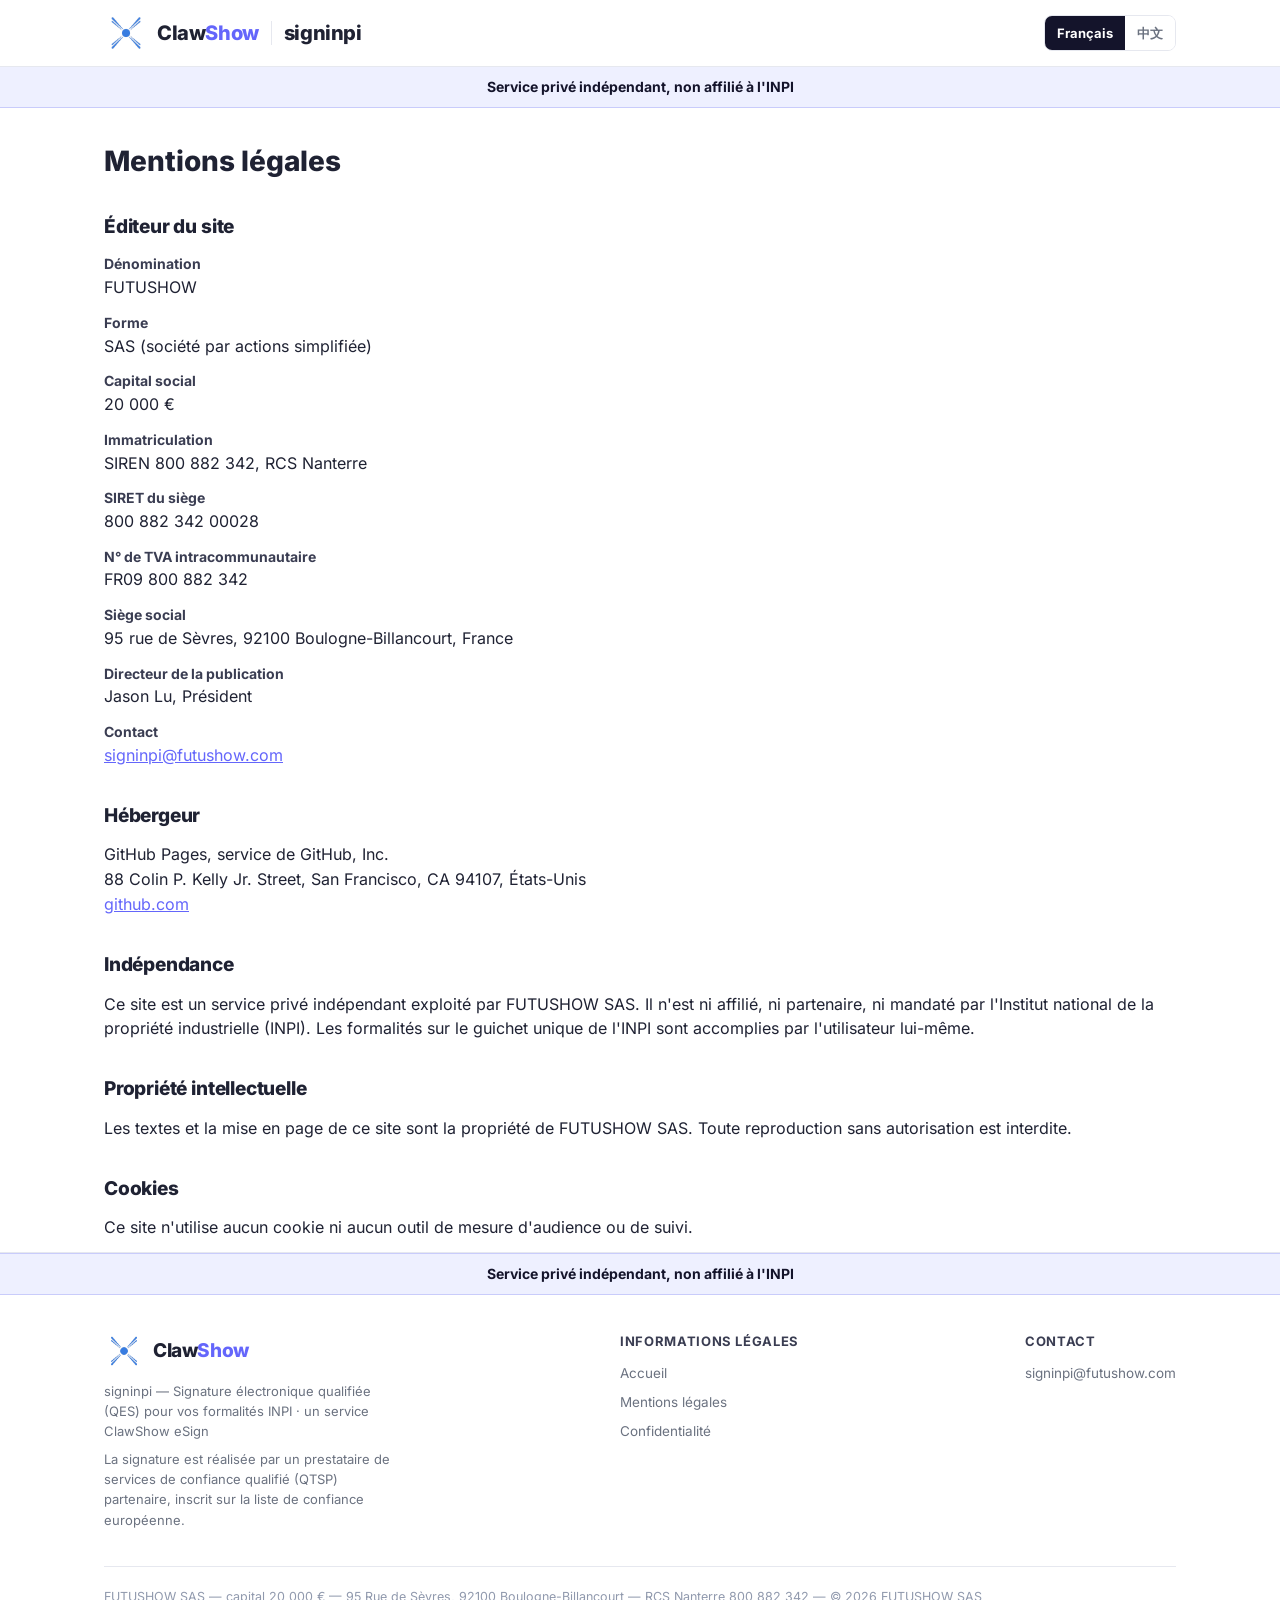
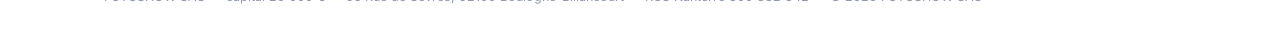
<file: fr/mentions-legales.html>
<!doctype html>
<html lang="fr">
<head>
<meta charset="utf-8">
<meta name="viewport" content="width=device-width, initial-scale=1">
<meta name="robots" content="noindex">
<title>Mentions légales · signinpi | FUTUSHOW</title>
<link rel="stylesheet" href="../assets/style.css?v=20261106-4">
<link rel="apple-touch-icon" sizes="180x180" href="../assets/icons/apple-touch-icon.png?v=20261106-4">
<link rel="icon" type="image/png" sizes="32x32" href="../assets/icons/favicon-32x32.png?v=20261106-4">
<link rel="icon" type="image/png" sizes="16x16" href="../assets/icons/favicon-16x16.png?v=20261106-4">
<link rel="shortcut icon" href="../assets/icons/favicon.ico?v=20261106-4">
</head>
<body>
<header class="site-header">
  <div class="wrap">
    <div class="hbrand"><a class="cs-logo" href="https://clawshow.ai/fr" aria-label="ClawShow"><img src="../assets/clawshow-logo.png?v=20261106-4" alt="" width="44" height="44">Claw<b>Show</b></a><span class="hsep" aria-hidden="true"></span><a class="brand" href="./"><span class="brand-name">signinpi</span></a></div>
    <span class="langsw"><span class="on" aria-current="page">Français</span><a class="lang-switch" href="../mentions-legales.html" hreflang="zh-Hans" lang="zh-Hans">中文</a></span>
  </div>
</header>
<div class="notice">Service privé indépendant, non affilié à l'INPI</div>

<main class="wrap legal">
  <h1>Mentions légales</h1>

  <h2>Éditeur du site</h2>
  <dl>
    <dt>Dénomination</dt><dd>FUTUSHOW</dd>
    <dt>Forme</dt><dd>SAS (société par actions simplifiée)</dd>
    <dt>Capital social</dt><dd>20 000 €</dd>
    <dt>Immatriculation</dt><dd>SIREN 800 882 342, RCS Nanterre</dd>
    <dt>SIRET du siège</dt><dd>800 882 342 00028</dd>
    <dt>N° de TVA intracommunautaire</dt><dd>FR09 800 882 342</dd>
    <dt>Siège social</dt><dd>95 rue de Sèvres, 92100 Boulogne-Billancourt, France</dd>
    <dt>Directeur de la publication</dt><dd>Jason Lu, Président</dd>
    <dt>Contact</dt><dd><a href="mailto:signinpi@futushow.com">signinpi@futushow.com</a></dd>
  </dl>

  <h2>Hébergeur</h2>
  <p>GitHub Pages, service de GitHub, Inc.<br>88 Colin P. Kelly Jr. Street, San Francisco, CA 94107, États-Unis<br><a href="https://github.com" rel="noopener">github.com</a></p>

  <h2>Indépendance</h2>
  <p>Ce site est un service privé indépendant exploité par FUTUSHOW SAS. Il n'est ni affilié, ni partenaire, ni mandaté par l'Institut national de la propriété industrielle (INPI). Les formalités sur le guichet unique de l'INPI sont accomplies par l'utilisateur lui-même.</p>

  <h2>Propriété intellectuelle</h2>
  <p>Les textes et la mise en page de ce site sont la propriété de FUTUSHOW SAS. Toute reproduction sans autorisation est interdite.</p>

  <h2>Cookies</h2>
  <p>Ce site n'utilise aucun cookie ni aucun outil de mesure d'audience ou de suivi.</p>
</main>

<footer class="site-footer">
  <div class="notice">Service privé indépendant, non affilié à l'INPI</div>
  <div class="wrap foot">
    <div class="foot-brand">
      <a class="cs-logo" href="https://clawshow.ai/fr" aria-label="ClawShow"><img src="../assets/clawshow-logo.png?v=20261106-4" alt="" width="40" height="40">Claw<b>Show</b></a>
      <p class="foot-desc">signinpi — Signature électronique qualifiée (QES) pour vos formalités INPI · un service ClawShow eSign</p>
      <p class="foot-qtsp">La signature est réalisée par un prestataire de services de confiance qualifié (QTSP) partenaire, inscrit sur la liste de confiance européenne.</p>
    </div>
    <nav aria-label="Informations légales">
      <h5>Informations légales</h5>
      <a href="./">Accueil</a>
      <a href="mentions-legales.html">Mentions légales</a>
      <a href="confidentialite.html">Confidentialité</a>
    </nav>
    <div class="foot-col">
      <h5>Contact</h5>
      <a href="mailto:signinpi@futushow.com">signinpi@futushow.com</a>
    </div>
    <p class="legal-note">FUTUSHOW SAS — capital 20 000 € — 95 Rue de Sèvres, 92100 Boulogne-Billancourt — RCS Nanterre 800 882 342 — © 2026 FUTUSHOW SAS</p>
  </div>
</footer>
</body>
</html>
</file>
<file: assets/style.css>
/* signinpi — FUTUSHOW.
   Charte reprise de clawshow.ai (repos/clawshow-site/src/styles/esign-home.css,
   le theme clair de l'accueil /fr /en) : memes couleurs, rayons, ombres, boutons.
   Police : Inter auto-hebergee (SIL OFL 1.1, voir fonts/LICENSE-Inter-OFL.txt).
   Aucune ressource externe : la politique de confidentialite le promet.
   Cache : les pages referencent style.css?v=…, site.js?v=…, les icones et le logo
   ClawShow avec ?v=… ; toute modification de l'un d'eux doit changer ce ?v= dans
   les 6 pages. */

@font-face { font-family: "Inter"; font-style: normal; font-weight: 400; font-display: swap;
  src: url("fonts/inter-latin-400-normal.woff2") format("woff2");
  unicode-range: U+0000-00FF, U+0131, U+0152-0153, U+02BB-02BC, U+02C6, U+02DA, U+02DC, U+0304, U+0308, U+0329, U+2000-206F, U+20AC, U+2122, U+2191, U+2193, U+2212, U+2215, U+FEFF, U+FFFD; }
@font-face { font-family: "Inter"; font-style: normal; font-weight: 600; font-display: swap;
  src: url("fonts/inter-latin-600-normal.woff2") format("woff2");
  unicode-range: U+0000-00FF, U+0131, U+0152-0153, U+02BB-02BC, U+02C6, U+02DA, U+02DC, U+0304, U+0308, U+0329, U+2000-206F, U+20AC, U+2122, U+2191, U+2193, U+2212, U+2215, U+FEFF, U+FFFD; }
@font-face { font-family: "Inter"; font-style: normal; font-weight: 700; font-display: swap;
  src: url("fonts/inter-latin-700-normal.woff2") format("woff2");
  unicode-range: U+0000-00FF, U+0131, U+0152-0153, U+02BB-02BC, U+02C6, U+02DA, U+02DC, U+0304, U+0308, U+0329, U+2000-206F, U+20AC, U+2122, U+2191, U+2193, U+2212, U+2215, U+FEFF, U+FFFD; }
@font-face { font-family: "Inter"; font-style: normal; font-weight: 800; font-display: swap;
  src: url("fonts/inter-latin-800-normal.woff2") format("woff2");
  unicode-range: U+0000-00FF, U+0131, U+0152-0153, U+02BB-02BC, U+02C6, U+02DA, U+02DC, U+0304, U+0308, U+0329, U+2000-206F, U+20AC, U+2122, U+2191, U+2193, U+2212, U+2215, U+FEFF, U+FFFD; }

:root {
  /* esign-home.css l.6-8 */
  --navy: #14142b;
  --navy2: #1e1e3f;
  --ice: #cadcfc;
  --accent: #6466fb;
  --accent2: #4f46e5;
  --ink: #1f2233;
  --ink-2: #3a3d52;
  --gray: #6b7280;
  --gray-2: #9099ad;
  --line: #e6e8ef;
  --bg: #ffffff;
  --soft: #f7f8fc;
  --green: #15803d;
  /* rayons / ombres (l.16, 185, 248) */
  --r-btn: 9px;
  --r-card: 14px;
  --r-pill: 999px;
  --shadow-card: 0 12px 30px rgba(20, 20, 43, .08);
  --shadow-hl: 0 12px 30px rgba(100, 102, 251, .14);
  --wrap: 1120px;
  --gutter: 24px;
}

* { box-sizing: border-box; }
html { -webkit-text-size-adjust: 100%; }
body {
  margin: 0;
  background: var(--bg);
  color: var(--ink);
  /* l.9, + polices CJK systeme : Inter n'a pas de glyphes chinois */
  font-family: -apple-system, "Inter", BlinkMacSystemFont, "Segoe UI", Roboto, Helvetica, Arial,
               "PingFang SC", "Hiragino Sans GB", "Microsoft YaHei", "Noto Sans CJK SC", sans-serif;
  font-size: 16px;
  line-height: 1.55;
  -webkit-font-smoothing: antialiased;
  overflow-wrap: anywhere;
}
a { color: var(--accent); }
a:hover { color: var(--accent2); }
img { max-width: 100%; }

.wrap { max-width: var(--wrap); margin: 0 auto; padding: 0 var(--gutter); }

/* En-tete — barre blanche translucide, 66 px, comme clawshow.ai (l.24-27) */
.site-header {
  position: sticky; top: 0; z-index: 50;
  background: rgba(255, 255, 255, .92);
  -webkit-backdrop-filter: blur(10px); backdrop-filter: blur(10px);
  border-bottom: 1px solid var(--line);
}
.site-header .wrap {
  display: flex; align-items: center; justify-content: space-between;
  gap: 12px; min-height: 66px;
}
/* Logo ClawShow — meme construction que clawshow.ai (esign-home.css l.26-34) :
   PNG 128 px reduit par les attributs (44 en-tete, 40 pied) + mot « Claw<b>Show</b> »,
   800, -.02em, « Show » en accent. Marge plutot que gap : Claw et Show sont deux
   items flex, un gap couperait le mot. */
.cs-logo { display: inline-flex; align-items: center; font-weight: 800; font-size: 20px;
  letter-spacing: -.02em; color: var(--ink); text-decoration: none; white-space: nowrap; line-height: 1; }
.cs-logo:hover { color: var(--ink); }
.cs-logo b { color: var(--accent); font-weight: 800; }
.cs-logo img { display: block; flex: none; margin-right: 9px; }

/* En-tete : [logo] | signinpi, toujours sur une ligne. nowrap + min-width:0 ;
   a l'etroit c'est la taille du logo qui cede, jamais le retour a la ligne. */
.hbrand { display: flex; align-items: center; white-space: nowrap; min-width: 0; }
.hsep { flex: none; width: 1px; height: 24px; background: var(--line); margin: 0 12px; }
.site-header .brand { display: inline-flex; align-items: center; white-space: nowrap;
  min-width: 0; text-decoration: none; color: var(--ink); line-height: 1; }
.brand:hover { color: var(--ink); }
.brand-name { font-weight: 800; font-size: 20px; letter-spacing: -.02em; }

/* Selecteur de langue segmente (l.37-39) */
.langsw {
  display: inline-flex; border: 1px solid var(--line); border-radius: 8px; overflow: hidden;
  font-size: 13px; font-weight: 700; white-space: nowrap; flex: none;
}
.langsw > * { padding: 7px 12px; text-decoration: none; }
.langsw .on { background: var(--navy); color: #fff; }
.langsw a { background: #fff; color: var(--gray); }
.langsw a:hover { color: var(--accent); }

/* Bandeau « service prive » — sous l'en-tete et dans le pied. Volontairement contraste. */
.notice {
  background: #eef0ff;
  border-bottom: 1px solid #c9ccfb;
  color: var(--navy);
  font-size: 14px; font-weight: 700; text-align: center;
  padding: 9px 16px;
}
.draft {
  background: #fff1f1; border: 2px solid #dc2626;
  border-radius: var(--r-card); padding: 12px 16px; margin: 24px 0 0;
  font-weight: 700; color: #991b1b;
}

/* Hero — bandeau marine en degrade avec halo, comme clawshow.ai (l.150-155) */
.hero {
  background: linear-gradient(180deg, var(--navy), var(--navy2));
  color: #fff; text-align: center;
  padding: 64px 0 72px; position: relative; overflow: hidden;
}
.hero::after {
  content: ""; position: absolute; inset: 0; pointer-events: none;
  background: radial-gradient(600px 300px at 50% -10%, rgba(100, 102, 251, .35), transparent);
}
.hero .wrap { position: relative; z-index: 2; }
/* Trois niveaux : H1 court, etiquettes, paragraphe. Le H1 doit tenir sur une ligne
   a 1280 px et deux au plus a 390 px — d'ou aucune max-width, la largeur utile
   est celle du conteneur. */
.hero h1 {
  font-size: clamp(28px, 4vw, 44px); line-height: 1.15; letter-spacing: -0.02em;
  font-weight: 800; color: #fff; margin: 0 auto 24px; text-wrap: balance;
}
.hero-tags {
  list-style: none; padding: 0; margin: 0 auto 22px;
  display: flex; flex-wrap: wrap; justify-content: center; gap: 8px;
}
.hero-tags li {
  border-radius: 999px; padding: 6px 14px;
  background: rgba(255, 255, 255, .10); border: 1px solid rgba(255, 255, 255, .18);
  color: #e6e8f5; font-size: 14px; font-weight: 600; line-height: 1.3;
}
.hero .lead { font-size: 17px; color: #c2c8de; max-width: 640px; margin: 0 auto; }
.cta-row { display: flex; flex-wrap: wrap; gap: 12px; justify-content: center; margin-top: 26px; }

/* Adresse toujours visible sous les boutons, et panneau deplie par « Nous ecrire » */
.hero-mail {
  margin: 14px 0 0; font-size: 14px; color: #c2c8de; letter-spacing: .01em;
  -webkit-user-select: all; user-select: all;
}
.contact-panel {
  max-width: 480px; margin: 16px auto 0; padding: 20px 20px 16px;
  background: #fff; color: var(--ink); border-radius: var(--r-card);
  box-shadow: 0 12px 30px rgba(0, 0, 0, .25); text-align: center;
}
.contact-panel[hidden] { display: none; }
.cp-mail {
  margin: 0 0 12px; font-size: 22px; font-weight: 800; letter-spacing: -.01em; color: var(--navy);
  -webkit-user-select: all; user-select: all;
}
.cp-copy { padding: 9px 20px; font-size: 14px; cursor: pointer; font-family: inherit; }
.cp-status { margin: 8px 0 0; min-height: 0; font-size: 13.5px; font-weight: 700; color: var(--accent2); }
.cp-status:empty { display: none; }
.cp-hint { margin: 10px 0 0; font-size: 13.5px; color: var(--gray); }

main { padding: 8px 0 56px; }
h1 { font-size: 28px; line-height: 1.25; font-weight: 800; margin: 36px 0 12px; }
h2 { font-size: 24px; line-height: 1.3; font-weight: 800; margin: 48px 0 14px; letter-spacing: -.01em; }
h3 { font-size: 17px; font-weight: 700; margin: 20px 0 6px; }
p, ul, ol { margin: 0 0 12px; }
.lead { font-size: 17px; color: var(--gray); }

/* Boutons (l.16-20) */
.btn {
  display: inline-block; text-decoration: none; font-weight: 700; font-size: 15px;
  border-radius: var(--r-btn); padding: 13px 26px; border: 1.5px solid var(--accent);
  background: var(--accent); color: #fff; text-align: center; transition: .15s;
}
.btn:hover { background: var(--accent2); border-color: var(--accent2); color: #fff; }
.btn.ghost { background: #fff; color: var(--navy); border-color: var(--line); }
.btn.ghost:hover { border-color: var(--accent); color: var(--navy); }
.hero .btn.ghost { background: transparent; color: #fff; border-color: rgba(202, 220, 252, .45); }
.hero .btn.ghost:hover { border-color: #fff; }
.btn[aria-disabled="true"] { opacity: .45; cursor: not-allowed; }
.btn[aria-disabled="true"]:hover { background: var(--accent); border-color: var(--accent); }

/* Cartes (l.185, 247) */
.card {
  background: #fff; border: 1px solid var(--line);
  border-radius: var(--r-card); padding: 24px 22px; box-shadow: var(--shadow-card);
}
.grid { display: grid; gap: 18px; margin-top: 18px; }
.grid .card h2 { font-size: 17px; text-transform: uppercase; letter-spacing: .06em; color: var(--accent); }
.steps { list-style: none; padding: 0; margin: 0; counter-reset: s; display: grid; gap: 12px; }
.steps li {
  counter-increment: s; position: relative;
  background: #fff; border: 1px solid var(--line); border-radius: var(--r-card);
  padding: 18px 18px 18px 66px;
}
.steps li::before {
  content: counter(s); position: absolute; left: 18px; top: 16px;
  width: 32px; height: 32px; border-radius: 9px;
  background: var(--soft); color: var(--accent); font-weight: 800;
  display: flex; align-items: center; justify-content: center;
}

.price { font-size: 34px; font-weight: 800; color: var(--ink); line-height: 1.1; letter-spacing: -.02em; margin: 6px 0 8px; }
.price small { font-size: 14px; font-weight: 600; color: var(--gray); letter-spacing: 0; }
.muted { color: var(--gray); font-size: 14px; }

.checklist { list-style: none; padding: 0; }
.checklist li { position: relative; padding: 4px 0 4px 26px; }
.checklist li::before { content: "✓"; position: absolute; left: 0; top: 4px; color: var(--green); font-weight: 800; }

details {
  background: #fff; border: 1px solid var(--line); border-radius: 12px;
  padding: 14px 18px; margin-bottom: 10px;
}
details[open] { background: var(--soft); }
summary { cursor: pointer; font-weight: 700; color: var(--ink); }
summary:hover { color: var(--accent); }
details[open] summary { margin-bottom: 8px; }

.legal h2 { font-size: 19px; margin-top: 36px; }
.legal dl { margin: 0; }
.legal dt { font-weight: 700; margin-top: 12px; color: var(--ink-2); font-size: 14px; }
.legal dd { margin: 0 0 4px; }
.todo { background: #fff0b3; padding: 0 3px; border-radius: 3px; font-weight: 600; }

/* Pied (l.388-398) */
.site-footer { border-top: 1px solid var(--line); background: #fff; padding: 0 0 36px; font-size: 13.5px; color: var(--gray); }
.site-footer .notice { border-top: 1px solid #c9ccfb; margin-bottom: 36px; }
.foot { display: flex; justify-content: space-between; align-items: flex-start; gap: 24px; flex-wrap: wrap; }
/* Colonne marque : logo, description, mention QTSP — max 290 px comme clawshow.ai */
.foot-brand { max-width: 290px; }
.foot-brand .cs-logo { font-size: 19px; margin-bottom: 10px; }
.foot-brand p { margin: 0 0 8px; font-size: 13px; color: var(--gray); line-height: 1.55; }
.site-footer h5 { margin: 0 0 8px; font-size: 13px; text-transform: uppercase; letter-spacing: .05em; color: #3a3d52; }
.site-footer nav, .foot-col { display: flex; flex-direction: column; }
.site-footer nav a, .foot-col a { display: block; padding: 4px 0; color: var(--gray); text-decoration: none; }
.site-footer nav a:hover, .foot-col a:hover { color: var(--accent); }
.site-footer .legal-note {
  flex-basis: 100%; margin: 4px 0 0; padding-top: 20px; border-top: 1px solid var(--line);
  font-size: 12.5px; color: var(--gray-2); line-height: 1.6;
}

@media (min-width: 720px) {
  .hero { padding: 82px 0 96px; }
  h2 { font-size: 30px; }
  .grid.two { grid-template-columns: 1fr 1fr; }
}
@media (max-width: 520px) {
  :root { --gutter: 16px; }
  .site-header .brand-name { font-size: 17px; }
  .site-header .cs-logo { font-size: 16px; }
  .site-header .cs-logo img { width: 24px; height: 24px; margin-right: 6px; }
  .hsep { height: 18px; margin: 0 9px; }
  .langsw > * { padding: 5px 9px; font-size: 12px; }
  .hero-tags li { font-size: 13px; padding: 5px 12px; }
}
@media (max-width: 380px) {
  .site-header .brand-name { font-size: 15px; }
  .site-header .cs-logo { font-size: 14px; }
  .site-header .cs-logo img { width: 20px; height: 20px; margin-right: 5px; }
  .hsep { margin: 0 7px; }
}
</file>
